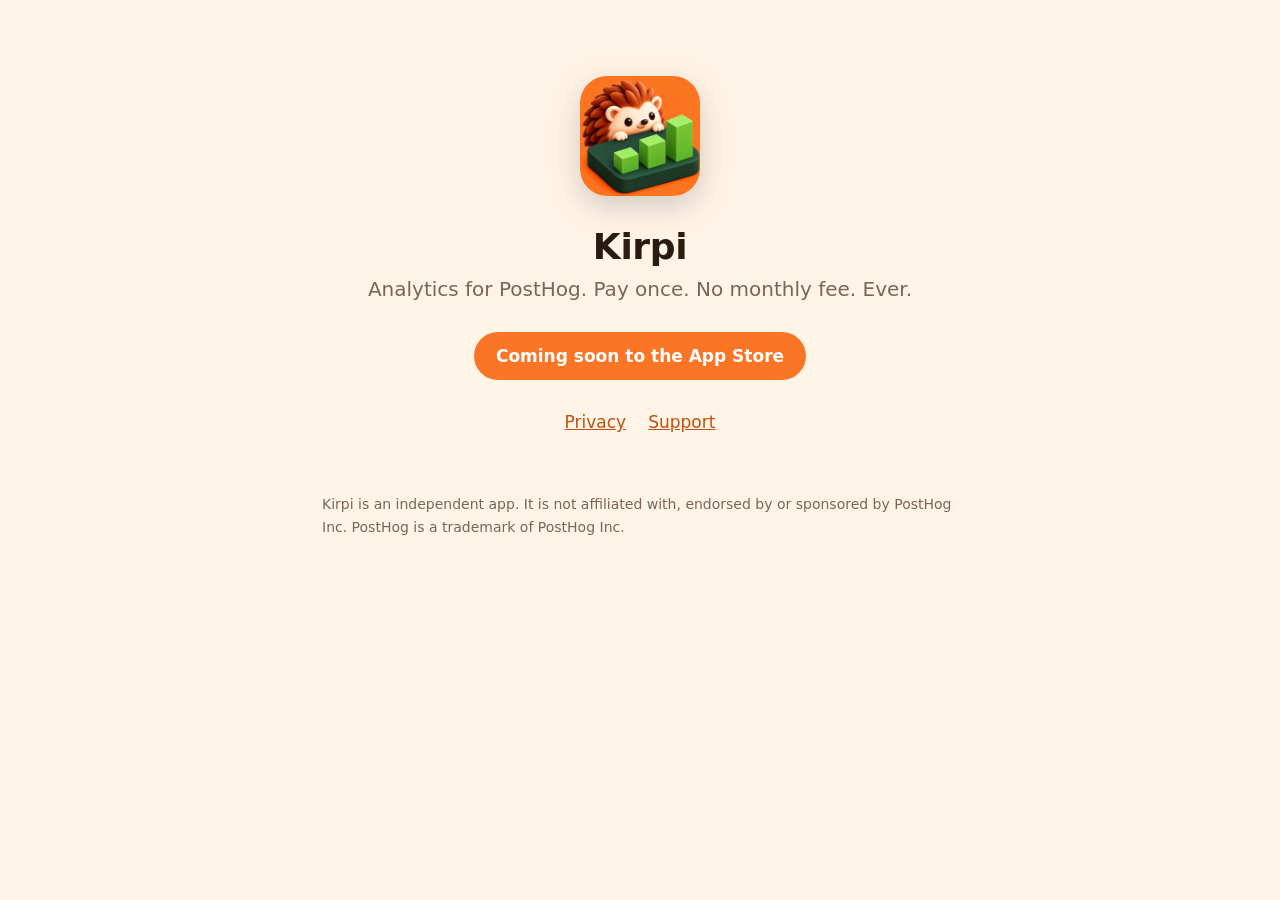
<file: index.html>
<!doctype html>
<html lang="en">
<head>
<meta charset="utf-8">
<meta name="viewport" content="width=device-width, initial-scale=1">
<title>Kirpi: Analytics for PostHog</title>
<meta name="description" content="PostHog on your iPhone and iPad. Pay once. No monthly fee. No account. Anonymous usage stats are opt-in.">
<link rel="icon" href="assets/icon.png">
<link rel="stylesheet" href="assets/style.css">
</head>
<body>
<div class="wrap">
  <div class="hero">
    <img src="assets/icon.png" alt="Kirpi hedgehog icon">
    <h1>Kirpi</h1>
    <p class="tag">Analytics for PostHog. Pay once. No monthly fee. Ever.</p>
    <span class="pill">Coming soon to the App Store</span>
    <p class="links"><a href="privacy/">Privacy</a> <a href="support/">Support</a></p>
  </div>
  <footer>
    <p>Kirpi is an independent app. It is not affiliated with, endorsed by or sponsored by PostHog Inc. PostHog is a trademark of PostHog Inc.</p>
  </footer>
</div>
</body>
</html>
</file>
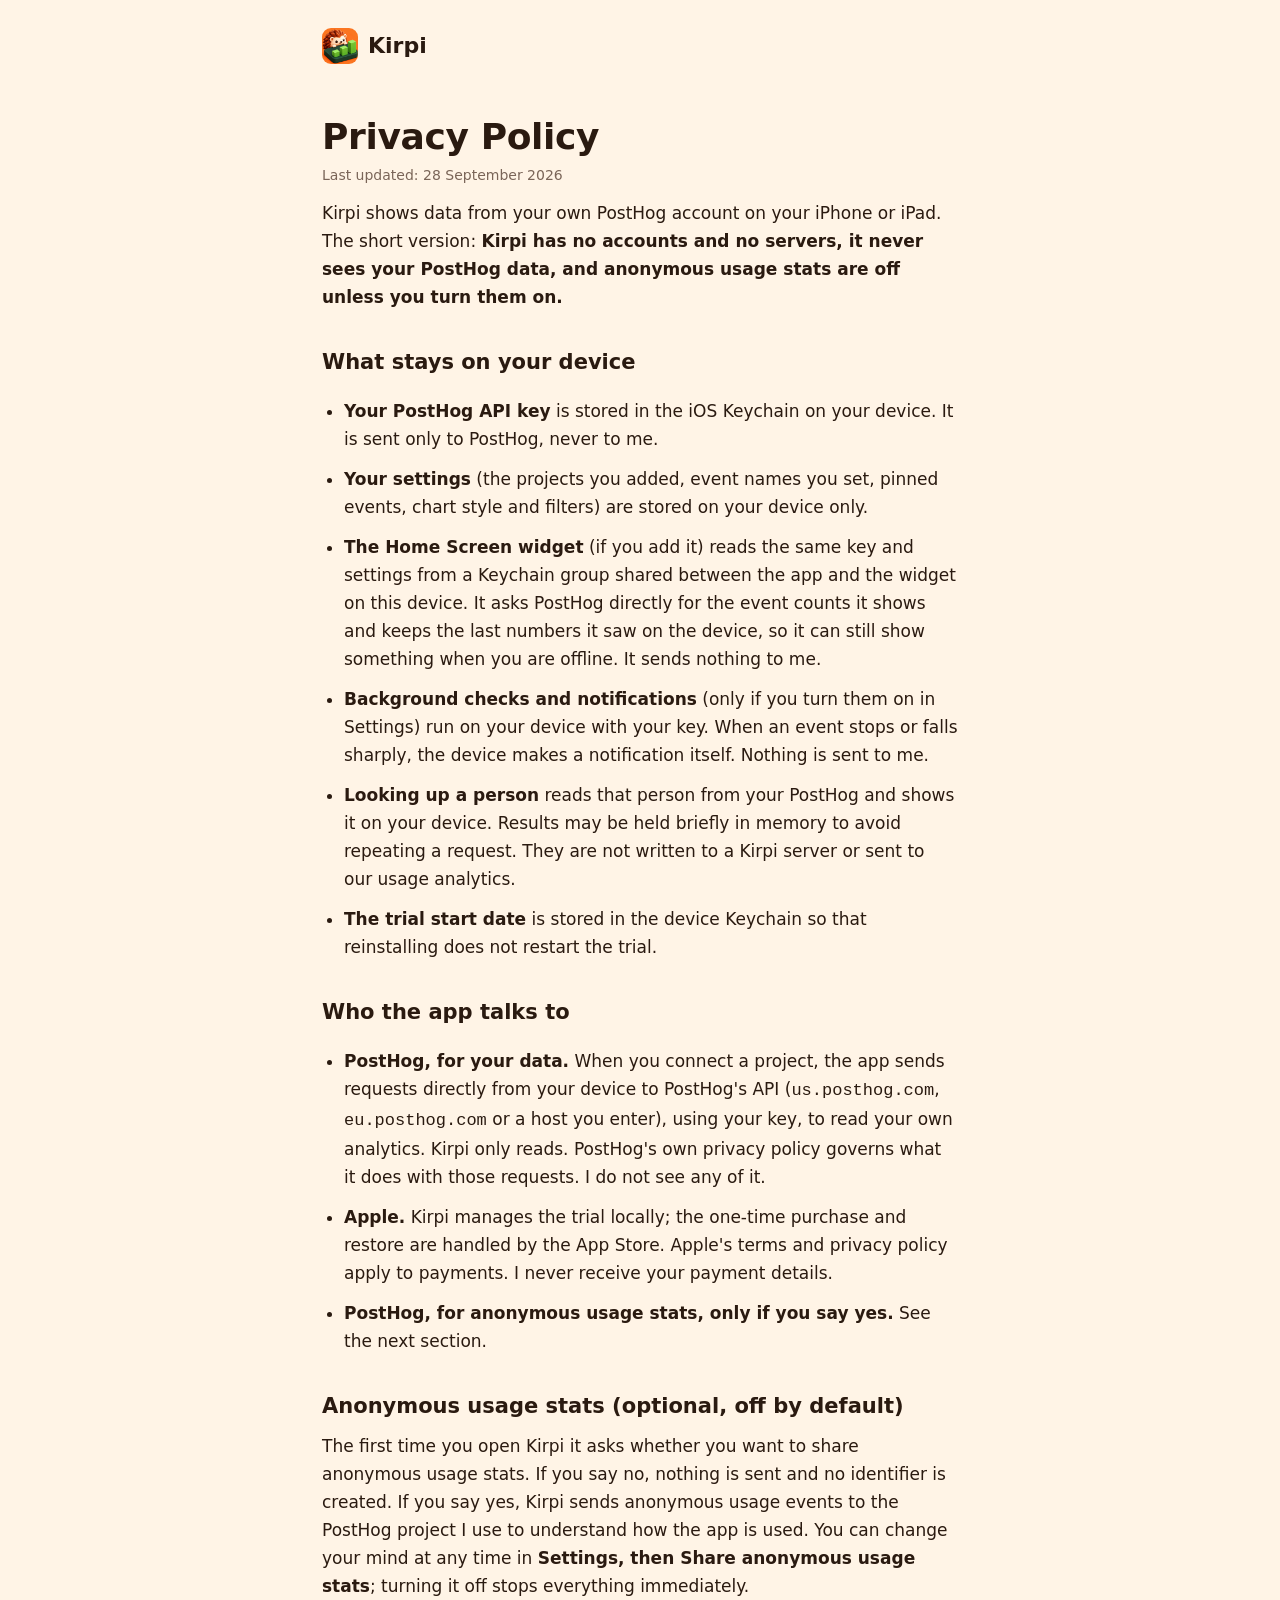
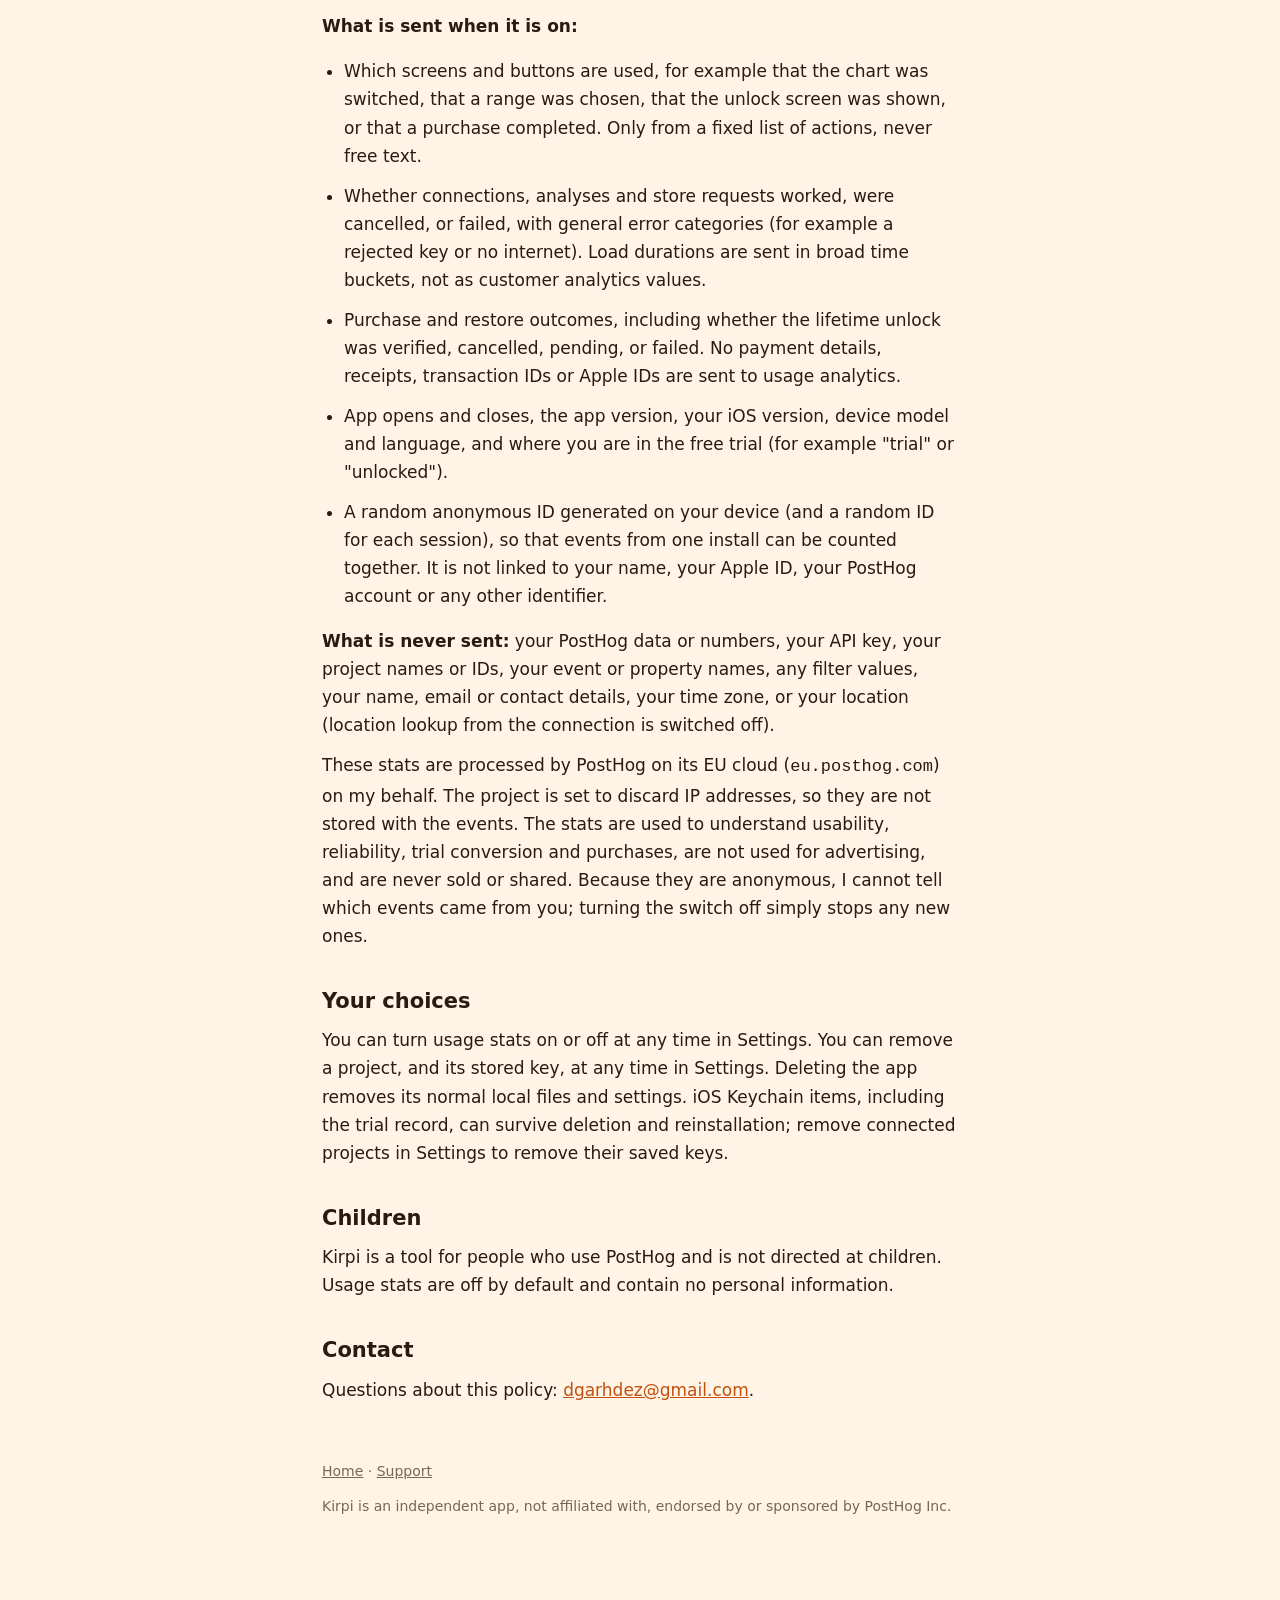
<file: privacy/index.html>
<!doctype html>
<html lang="en">
<head>
<meta charset="utf-8">
<meta name="viewport" content="width=device-width, initial-scale=1">
<title>Kirpi Privacy Policy</title>
<meta name="description" content="Kirpi has no accounts and no servers. Anonymous usage stats are off unless you turn them on.">
<link rel="icon" href="../assets/icon.png">
<link rel="stylesheet" href="../assets/style.css">
</head>
<body>
<div class="wrap">
  <header><a class="brand" href="../"><img src="../assets/icon.png" alt="">Kirpi</a></header>
  <h1>Privacy Policy</h1>
  <p class="updated">Last updated: 28 September 2026</p>

  <p>Kirpi shows data from your own PostHog account on your iPhone or iPad. The short version: <strong>Kirpi has no accounts and no servers, it never sees your PostHog data, and anonymous usage stats are off unless you turn them on.</strong></p>

  <h2>What stays on your device</h2>
  <ul>
    <li><strong>Your PostHog API key</strong> is stored in the iOS Keychain on your device. It is sent only to PostHog, never to me.</li>
    <li><strong>Your settings</strong> (the projects you added, event names you set, pinned events, chart style and filters) are stored on your device only.</li>
    <li><strong>The Home Screen widget</strong> (if you add it) reads the same key and settings from a Keychain group shared between the app and the widget on this device. It asks PostHog directly for the event counts it shows and keeps the last numbers it saw on the device, so it can still show something when you are offline. It sends nothing to me.</li>
    <li><strong>Background checks and notifications</strong> (only if you turn them on in Settings) run on your device with your key. When an event stops or falls sharply, the device makes a notification itself. Nothing is sent to me.</li>
    <li><strong>Looking up a person</strong> reads that person from your PostHog and shows it on your device. Results may be held briefly in memory to avoid repeating a request. They are not written to a Kirpi server or sent to our usage analytics.</li>
    <li><strong>The trial start date</strong> is stored in the device Keychain so that reinstalling does not restart the trial.</li>
  </ul>

  <h2>Who the app talks to</h2>
  <ul>
    <li><strong>PostHog, for your data.</strong> When you connect a project, the app sends requests directly from your device to PostHog's API (<code>us.posthog.com</code>, <code>eu.posthog.com</code> or a host you enter), using your key, to read your own analytics. Kirpi only reads. PostHog's own privacy policy governs what it does with those requests. I do not see any of it.</li>
    <li><strong>Apple.</strong> Kirpi manages the trial locally; the one-time purchase and restore are handled by the App Store. Apple's terms and privacy policy apply to payments. I never receive your payment details.</li>
    <li><strong>PostHog, for anonymous usage stats, only if you say yes.</strong> See the next section.</li>
  </ul>

  <h2>Anonymous usage stats (optional, off by default)</h2>
  <p>The first time you open Kirpi it asks whether you want to share anonymous usage stats. If you say no, nothing is sent and no identifier is created. If you say yes, Kirpi sends anonymous usage events to the PostHog project I use to understand how the app is used. You can change your mind at any time in <strong>Settings, then Share anonymous usage stats</strong>; turning it off stops everything immediately.</p>
  <p><strong>What is sent when it is on:</strong></p>
  <ul>
    <li>Which screens and buttons are used, for example that the chart was switched, that a range was chosen, that the unlock screen was shown, or that a purchase completed. Only from a fixed list of actions, never free text.</li>
    <li>Whether connections, analyses and store requests worked, were cancelled, or failed, with general error categories (for example a rejected key or no internet). Load durations are sent in broad time buckets, not as customer analytics values.</li>
    <li>Purchase and restore outcomes, including whether the lifetime unlock was verified, cancelled, pending, or failed. No payment details, receipts, transaction IDs or Apple IDs are sent to usage analytics.</li>
    <li>App opens and closes, the app version, your iOS version, device model and language, and where you are in the free trial (for example "trial" or "unlocked").</li>
    <li>A random anonymous ID generated on your device (and a random ID for each session), so that events from one install can be counted together. It is not linked to your name, your Apple ID, your PostHog account or any other identifier.</li>
  </ul>
  <p><strong>What is never sent:</strong> your PostHog data or numbers, your API key, your project names or IDs, your event or property names, any filter values, your name, email or contact details, your time zone, or your location (location lookup from the connection is switched off).</p>
  <p>These stats are processed by PostHog on its EU cloud (<code>eu.posthog.com</code>) on my behalf. The project is set to discard IP addresses, so they are not stored with the events. The stats are used to understand usability, reliability, trial conversion and purchases, are not used for advertising, and are never sold or shared. Because they are anonymous, I cannot tell which events came from you; turning the switch off simply stops any new ones.</p>

  <h2>Your choices</h2>
  <p>You can turn usage stats on or off at any time in Settings. You can remove a project, and its stored key, at any time in Settings. Deleting the app removes its normal local files and settings. iOS Keychain items, including the trial record, can survive deletion and reinstallation; remove connected projects in Settings to remove their saved keys.</p>

  <h2>Children</h2>
  <p>Kirpi is a tool for people who use PostHog and is not directed at children. Usage stats are off by default and contain no personal information.</p>

  <h2>Contact</h2>
  <p>Questions about this policy: <a href="mailto:dgarhdez@gmail.com">dgarhdez@gmail.com</a>.</p>

  <footer>
    <p><a href="../">Home</a> · <a href="../support/">Support</a></p>
    <p>Kirpi is an independent app, not affiliated with, endorsed by or sponsored by PostHog Inc.</p>
  </footer>
</div>
</body>
</html>
</file>
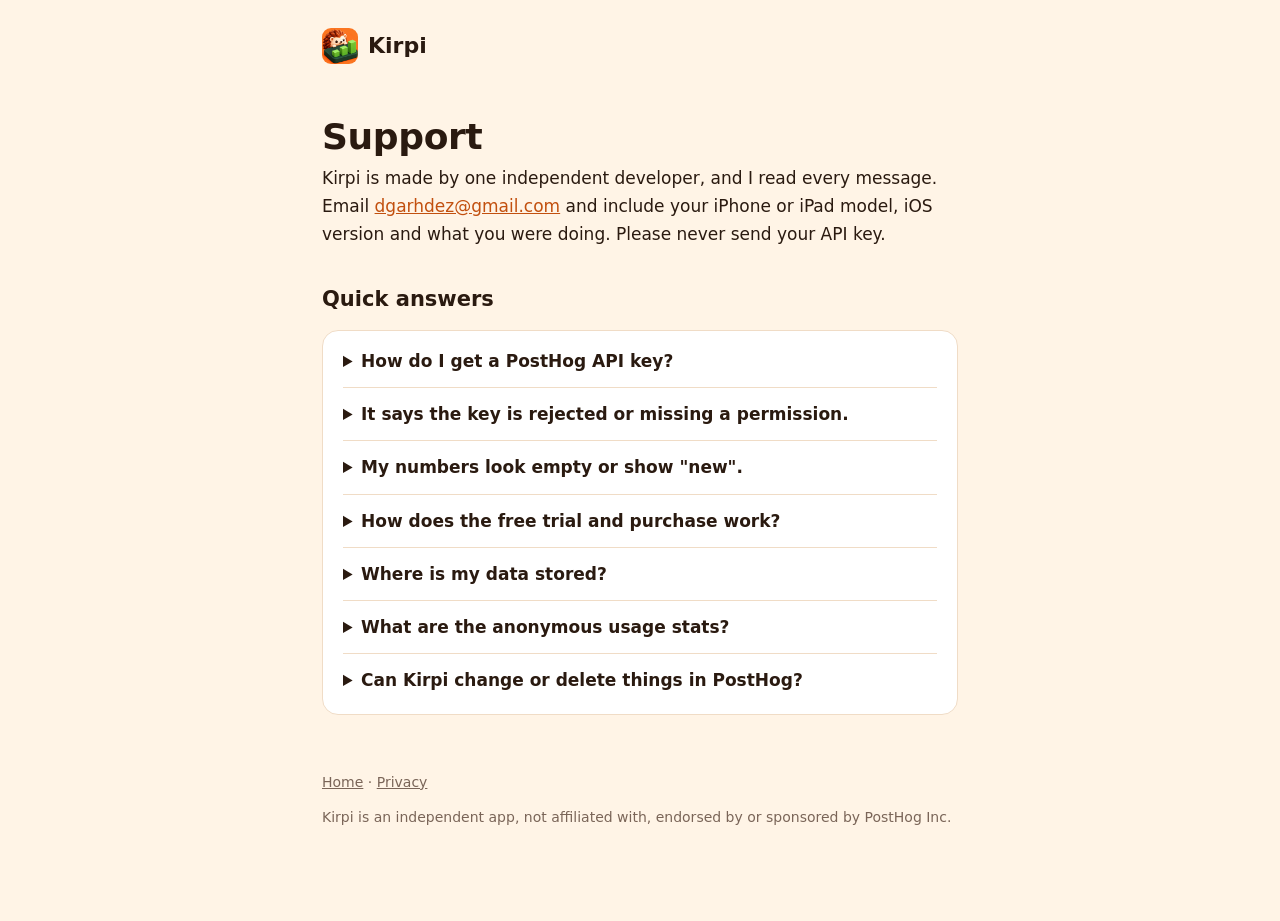
<file: support/index.html>
<!doctype html>
<html lang="en">
<head>
<meta charset="utf-8">
<meta name="viewport" content="width=device-width, initial-scale=1">
<title>Kirpi Support</title>
<meta name="description" content="Help with Kirpi: connecting PostHog, API key scopes, the free trial and the one-time purchase.">
<link rel="icon" href="../assets/icon.png">
<link rel="stylesheet" href="../assets/style.css">
</head>
<body>
<div class="wrap">
  <header><a class="brand" href="../"><img src="../assets/icon.png" alt="">Kirpi</a></header>
  <h1>Support</h1>
  <p>Kirpi is made by one independent developer, and I read every message. Email <a href="mailto:dgarhdez@gmail.com">dgarhdez@gmail.com</a> and include your iPhone or iPad model, iOS version and what you were doing. Please never send your API key.</p>

  <h2>Quick answers</h2>
  <div class="card">
    <details>
      <summary>How do I get a PostHog API key?</summary>
      <p>In PostHog, open Settings, then Personal API keys, then Create. Under access choose your project (or all access). Set exactly two scopes to <strong>Read</strong>: <strong>Query</strong> and <strong>Project</strong>. Leave everything else at No access. Copy the key when PostHog shows it (it is shown once), then paste it into Kirpi. The app's "How do I get a key?" screen walks through the same steps.</p>
    </details>
    <details>
      <summary>It says the key is rejected or missing a permission.</summary>
      <p>Check that you copied the personal key (it starts with <code>phx_</code>, not the <code>phc_</code> project token your app uses to send events) and that Query and Project are both set to Read. If your key belongs to the other cloud, Kirpi switches between US and EU for you.</p>
    </details>
    <details>
      <summary>My numbers look empty or show "new".</summary>
      <p>Try a longer range (7d, 30d or 90d). Percentages compare with the previous period, so a project younger than one period has nothing to compare against. Check Settings, Filters too: an exclusion rule can hide events.</p>
    </details>
    <details>
      <summary>How does the free trial and purchase work?</summary>
      <p>You get 7 days of everything. After that, one payment unlocks Kirpi for good. There is no subscription and nothing renews. Use <strong>Restore purchase</strong> on the unlock screen or in Settings if you reinstall or change device. Refunds are handled by Apple at <a href="https://reportaproblem.apple.com">reportaproblem.apple.com</a>.</p>
    </details>
    <details>
      <summary>Where is my data stored?</summary>
      <p>Nowhere but your device. Kirpi has no servers of its own: it reads from PostHog directly and keeps your key in the iOS Keychain. See the <a href="../privacy/">Privacy Policy</a>. To remove a project and its key, swipe it in Settings. Keychain items can survive app deletion, so deleting the app alone does not reliably remove saved keys.</p>
    </details>
    <details>
      <summary>What are the anonymous usage stats?</summary>
      <p>An optional setting, off unless you say yes on first launch or turn it on later in Settings. It sends anonymous interactions, purchase and restore outcomes, load-duration buckets and general errors, never your PostHog data, API key, project or event names, or your location. Turn it off any time in Settings, then Share anonymous usage stats. Details are in the <a href="../privacy/">Privacy Policy</a>.</p>
    </details>
    <details>
      <summary>Can Kirpi change or delete things in PostHog?</summary>
      <p>No. It only reads, and it only needs the two read scopes above.</p>
    </details>
  </div>

  <footer>
    <p><a href="../">Home</a> · <a href="../privacy/">Privacy</a></p>
    <p>Kirpi is an independent app, not affiliated with, endorsed by or sponsored by PostHog Inc.</p>
  </footer>
</div>
</body>
</html>
</file>
<file: assets/style.css>
/* Shared by every page. System fonts only: no web-font requests, so the site itself tracks nobody. */
:root { --bg:#fff4e6; --card:#fff; --ink:#2a1a10; --mute:#7a6558; --line:#f0dcc6; --accent:#c2500f; --orange:#fa7526; }
@media (prefers-color-scheme: dark) {
  :root { --bg:#12211a; --card:#1b3226; --ink:#f6efe6; --mute:#a9b8ae; --line:#28463a; --accent:#ff8a45; }
}
* { box-sizing: border-box; }
body { margin: 0; background: var(--bg); color: var(--ink); font: 17px/1.65 -apple-system, "SF Pro Text", system-ui, "Segoe UI", sans-serif; }
.wrap { max-width: 680px; margin: 0 auto; padding: 28px 22px 80px; }
header a.brand { display: inline-flex; align-items: center; gap: 10px; color: var(--ink); text-decoration: none; font-weight: 800; font-size: 22px; }
header img { width: 36px; height: 36px; border-radius: 9px; }
h1 { font-size: 36px; line-height: 1.15; margin: 44px 0 6px; letter-spacing: -0.01em; }
h2 { font-size: 21px; margin: 34px 0 8px; }
p, li { margin: 0 0 12px; }
ul { padding-left: 22px; }
a { color: var(--accent); }
.updated, .note { color: var(--mute); font-size: 14px; }
.hero { text-align: center; padding-top: 48px; }
.hero img { width: 120px; height: 120px; border-radius: 27px; box-shadow: 0 10px 30px rgba(0,0,0,.18); }
.hero h1 { margin-top: 22px; }
.hero .tag { font-size: 20px; color: var(--mute); margin-bottom: 26px; }
.pill { display: inline-block; background: var(--orange); color: #fff; font-weight: 700; padding: 10px 22px; border-radius: 999px; text-decoration: none; }
.links { margin-top: 28px; display: flex; gap: 22px; justify-content: center; flex-wrap: wrap; }
.card { background: var(--card); border: 1px solid var(--line); border-radius: 16px; padding: 4px 20px 8px; margin: 14px 0; }
details { border-bottom: 1px solid var(--line); padding: 12px 0; } details:last-child { border-bottom: 0; }
summary { cursor: pointer; font-weight: 700; }
details p { margin: 8px 0 0; }
footer { margin-top: 56px; color: var(--mute); font-size: 14px; }
footer a { color: var(--mute); }
</file>
